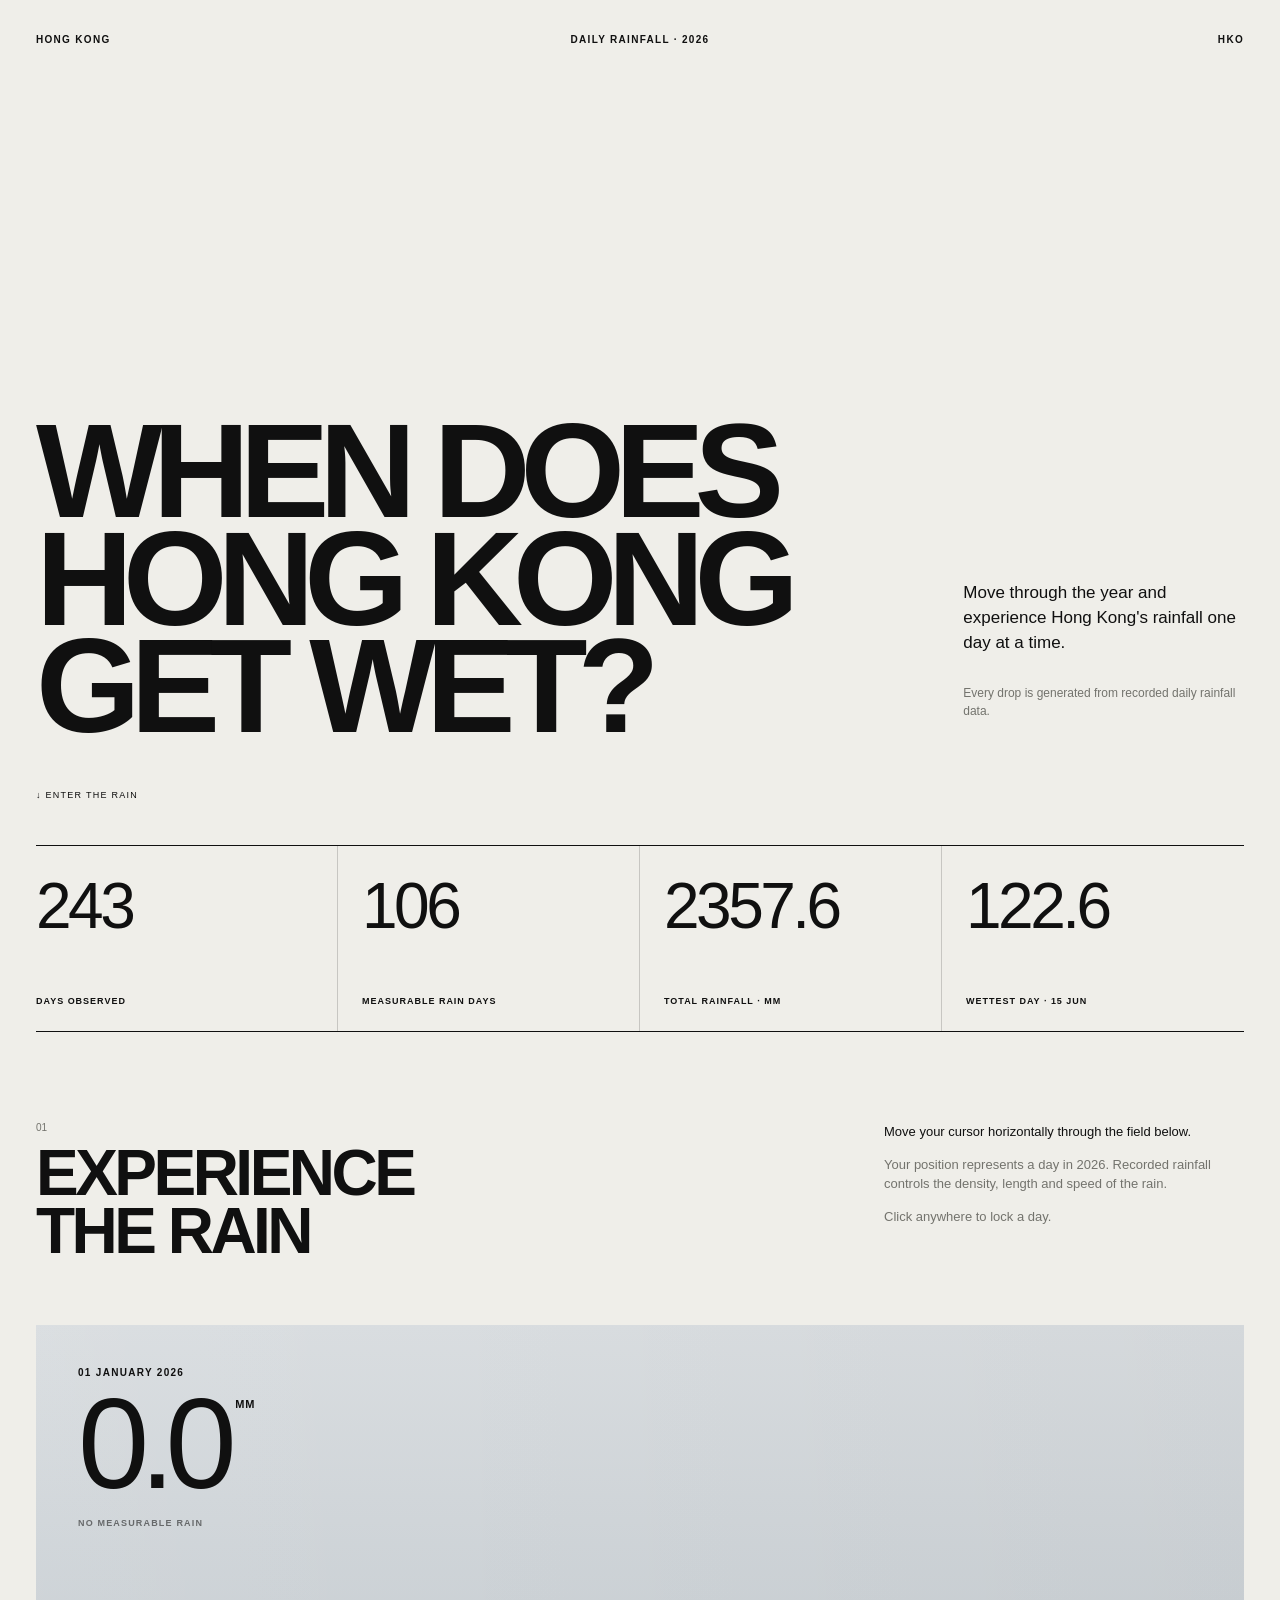
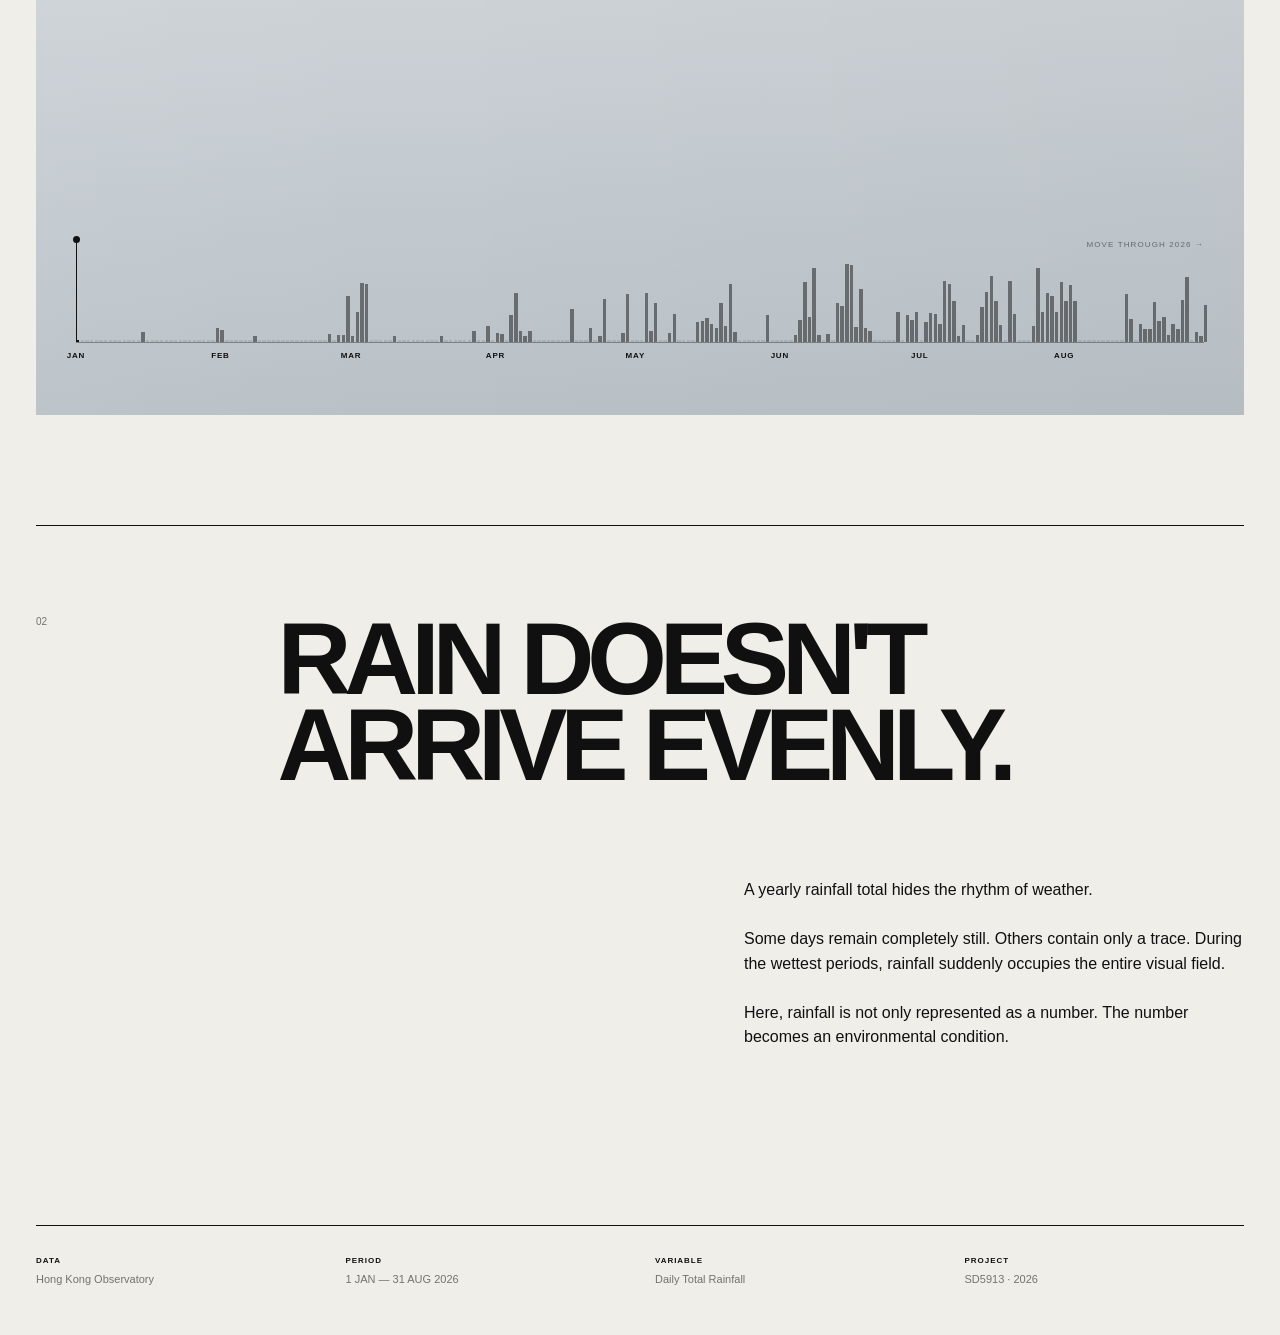
<file: index.html>
<!DOCTYPE html>
<html lang="en">

<head>
  <meta charset="UTF-8">
  <meta name="viewport" content="width=device-width, initial-scale=1.0">

  <title>When Does Hong Kong Get Wet?</title>

  <link rel="stylesheet" href="style.css">
</head>


<body>

<main>

  <!-- ==================================================
       HERO
  =================================================== -->

  <section class="hero">

    <div class="topline">

      <span>HONG KONG</span>

      <span>
        DAILY RAINFALL · 2026
      </span>

      <span>
        HKO
      </span>

    </div>


    <div class="hero-main">

      <h1>
        WHEN DOES<br>
        HONG KONG<br>
        GET WET?
      </h1>


      <div class="hero-copy">

        <p>
          Move through the year and experience
          Hong Kong's rainfall one day at a time.
        </p>

        <p class="small">
          Every drop is generated from recorded
          daily rainfall data.
        </p>

      </div>

    </div>


    <div class="scroll-note">
      ↓ ENTER THE RAIN
    </div>

  </section>



  <!-- ==================================================
       DATA SUMMARY
  =================================================== -->

  <section class="summary">

    <article>
      <div class="summary-number" id="daysObserved">
        —
      </div>

      <div class="summary-label">
        DAYS OBSERVED
      </div>
    </article>


    <article>
      <div class="summary-number" id="rainDays">
        —
      </div>

      <div class="summary-label">
        MEASURABLE RAIN DAYS
      </div>
    </article>


    <article>
      <div class="summary-number" id="totalRain">
        —
      </div>

      <div class="summary-label">
        TOTAL RAINFALL · MM
      </div>
    </article>


    <article>
      <div class="summary-number" id="wettestRain">
        —
      </div>

      <div class="summary-label">
        WETTEST DAY ·
        <span id="wettestDate">—</span>
      </div>
    </article>

  </section>



  <!-- ==================================================
       INTERACTIVE RAIN
  =================================================== -->

  <section class="experience-section">

    <div class="section-heading">

      <div>
        <div class="section-index">01</div>

        <h2>
          EXPERIENCE<br>
          THE RAIN
        </h2>
      </div>


      <div class="section-copy">

        <p>
          Move your cursor horizontally through
          the field below.
        </p>

        <p>
          Your position represents a day in 2026.
          Recorded rainfall controls the density,
          length and speed of the rain.
        </p>

        <p>
          Click anywhere to lock a day.
        </p>

      </div>

    </div>



    <!-- THE ACTUAL INTERACTIVE AREA -->

    <div id="rainExperience">

      <canvas id="rainCanvas"></canvas>


      <!-- current reading -->

      <div class="rain-readout">

        <div id="activeDate" class="active-date">
          MOVE THROUGH THE YEAR
        </div>


        <div class="amount-row">

          <span id="activeRain">
            0.0
          </span>

          <span class="unit">
            MM
          </span>

        </div>


        <div id="rainCondition" class="condition">
          MOVE LEFT ↔ RIGHT
        </div>

      </div>



      <!-- lock indicator -->

      <button
        id="unlockButton"
        class="unlock-button"
        type="button"
        hidden
      >
        UNLOCK DAY ×
      </button>



      <!-- timeline -->

      <div class="timeline-wrapper">

        <div class="timeline-message">
          MOVE THROUGH 2026 →
        </div>

        <div id="timeline">

          <div
            id="timelineCursor"
            class="timeline-cursor"
          ></div>

        </div>

        <div
          id="monthLabels"
          class="month-labels"
        ></div>

      </div>

    </div>

  </section>



  <!-- ==================================================
       EXPLANATION
  =================================================== -->

  <section class="meaning">

    <div class="section-index">
      02
    </div>


    <div class="meaning-content">

      <h2>
        RAIN DOESN'T<br>
        ARRIVE EVENLY.
      </h2>


      <div class="meaning-text">

        <p>
          A yearly rainfall total hides the rhythm
          of weather.
        </p>

        <p>
          Some days remain completely still.
          Others contain only a trace. During the
          wettest periods, rainfall suddenly
          occupies the entire visual field.
        </p>

        <p>
          Here, rainfall is not only represented
          as a number. The number becomes an
          environmental condition.
        </p>

      </div>

    </div>

  </section>



  <!-- ==================================================
       FOOTER
  =================================================== -->

  <footer>

    <div>
      <strong>DATA</strong>
      <span>Hong Kong Observatory</span>
    </div>

    <div>
      <strong>PERIOD</strong>
      <span id="period">
        2026
      </span>
    </div>

    <div>
      <strong>VARIABLE</strong>
      <span>
        Daily Total Rainfall
      </span>
    </div>

    <div>
      <strong>PROJECT</strong>
      <span>
        SD5913 · 2026
      </span>
    </div>

  </footer>

</main>


<script src="script.js"></script>

</body>

</html>
</file>
<file: style.css>
/* =========================================================
   WHEN DOES HONG KONG GET WET?
   Interactive Rainfall Visualization
========================================================= */


:root {
  --paper: #efeee9;
  --ink: #101010;
  --muted: #73736d;
  --line: rgba(16, 16, 16, 0.18);

  --sky-top: #d9dde0;
  --sky-bottom: #b9c1c7;
}


* {
  box-sizing: border-box;
}


html {
  scroll-behavior: smooth;
}


body {
  margin: 0;

  background: var(--paper);
  color: var(--ink);

  font-family:
    Arial,
    Helvetica,
    sans-serif;

  -webkit-font-smoothing: antialiased;
}


main {
  width: min(
    1500px,
    calc(100% - 72px)
  );

  margin: 0 auto;
}



/* =========================================================
   HERO
========================================================= */


.hero {
  min-height: 94vh;

  padding:
    34px
    0
    45px;

  display: flex;
  flex-direction: column;

  border-bottom:
    1px solid var(--ink);
}


.topline {
  display: grid;

  grid-template-columns:
    1fr
    1fr
    1fr;

  font-size: 10px;

  font-weight: 700;

  letter-spacing: 0.13em;
}


.topline span:nth-child(2) {
  text-align: center;
}


.topline span:last-child {
  text-align: right;
}


.hero-main {
  flex: 1;

  display: grid;

  grid-template-columns:
    minmax(0, 2.5fr)
    minmax(250px, 0.8fr);

  align-items: end;

  gap: 50px;
}


.hero h1 {
  margin: 100px 0 0;

  font-size:
    clamp(
      72px,
      10.5vw,
      170px
    );

  line-height: 0.80;

  letter-spacing: -0.075em;

  font-weight: 800;
}


.hero-copy {
  max-width: 350px;

  margin-left: auto;

  padding-bottom: 8px;

  font-size: 17px;

  line-height: 1.45;
}


.hero-copy .small {
  margin-top: 30px;

  color: var(--muted);

  font-size: 12px;
}


.scroll-note {
  margin-top: 50px;

  font-size: 9px;

  letter-spacing: 0.14em;
}



/* =========================================================
   SUMMARY
========================================================= */


.summary {
  display: grid;

  grid-template-columns:
    repeat(4, 1fr);

  border-bottom:
    1px solid var(--ink);
}


.summary article {
  min-height: 185px;

  padding:
    28px
    24px
    25px;

  display: flex;

  flex-direction: column;

  justify-content: space-between;

  border-right:
    1px solid var(--line);
}


.summary article:first-child {
  padding-left: 0;
}


.summary article:last-child {
  border-right: 0;
}


.summary-number {
  font-size:
    clamp(
      43px,
      5vw,
      75px
    );

  line-height: 1;

  letter-spacing: -0.055em;
}


.summary-label {
  font-size: 9px;

  font-weight: 700;

  letter-spacing: 0.11em;
}



/* =========================================================
   EXPERIENCE SECTION
========================================================= */


.experience-section {
  padding:
    90px
    0
    110px;

  border-bottom:
    1px solid var(--ink);
}


.section-heading {
  display: grid;

  grid-template-columns:
    2fr
    1fr;

  gap: 50px;

  margin-bottom: 65px;
}


.section-index {
  margin-bottom: 12px;

  color: var(--muted);

  font-size: 10px;
}


.section-heading h2 {
  margin: 0;

  font-size:
    clamp(
      42px,
      5vw,
      75px
    );

  line-height: 0.9;

  letter-spacing: -0.055em;
}


.section-copy {
  max-width: 360px;

  margin-left: auto;

  font-size: 13px;

  line-height: 1.5;

  color: var(--muted);
}


.section-copy p:first-child {
  margin-top: 0;

  color: var(--ink);
}



/* =========================================================
   RAIN EXPERIENCE
========================================================= */


#rainExperience {
  position: relative;

  width: 100%;

  height: 690px;

  overflow: hidden;

  background:
    linear-gradient(
      180deg,
      var(--sky-top) 0%,
      var(--sky-bottom) 100%
    );

  cursor: crosshair;

  user-select: none;

  touch-action: pan-y;
}


/* subtle atmospheric grain */

#rainExperience::after {
  content: "";

  position: absolute;

  inset: 0;

  pointer-events: none;

  background:
    linear-gradient(
      90deg,
      rgba(255,255,255,0.05),
      transparent 30%,
      rgba(0,0,0,0.025)
    );

  z-index: 2;
}


#rainCanvas {
  position: absolute;

  inset: 0;

  width: 100%;
  height: 100%;

  z-index: 1;

  pointer-events: none;
}



/* =========================================================
   CURRENT VALUE
========================================================= */


.rain-readout {
  position: absolute;

  top: 42px;
  left: 42px;

  z-index: 5;

  pointer-events: none;
}


.active-date {
  margin-bottom: 16px;

  font-size: 10px;

  font-weight: 700;

  letter-spacing: 0.13em;
}


.amount-row {
  display: flex;

  align-items: flex-start;

  gap: 8px;
}


#activeRain {
  font-size:
    clamp(
      90px,
      10vw,
      155px
    );

  line-height: 0.78;

  letter-spacing: -0.075em;

  font-weight: 500;
}


.unit {
  margin-top: 4px;

  font-size: 11px;

  font-weight: 700;

  letter-spacing: 0.08em;
}


.condition {
  margin-top: 24px;

  font-size: 9px;

  font-weight: 700;

  letter-spacing: 0.13em;

  opacity: 0.55;
}



/* =========================================================
   UNLOCK
========================================================= */


.unlock-button {
  position: absolute;

  top: 38px;
  right: 38px;

  z-index: 10;

  border: 1px solid
    rgba(0,0,0,0.35);

  background: transparent;

  padding:
    11px
    14px;

  color: var(--ink);

  font-family: inherit;

  font-size: 9px;

  letter-spacing: 0.12em;

  cursor: pointer;
}


.unlock-button:hover {
  background: var(--ink);

  color: white;
}



/* =========================================================
   TIMELINE
========================================================= */


.timeline-wrapper {
  position: absolute;

  left: 40px;
  right: 40px;

  bottom: 42px;

  z-index: 8;
}


.timeline-message {
  margin-bottom: 12px;

  text-align: right;

  font-size: 8px;

  letter-spacing: 0.14em;

  opacity: 0.5;
}


#timeline {
  position: relative;

  width: 100%;

  height: 82px;

  border-bottom:
    1px solid
    rgba(0,0,0,0.35);
}


.timeline-bar {
  position: absolute;

  bottom: 0;

  min-width: 1px;

  background:
    rgba(0,0,0,0.45);

  transform-origin: bottom;

  pointer-events: none;
}


.timeline-bar.zero {
  height: 2px !important;

  opacity: 0.22;
}


.timeline-bar.active {
  background: #111;

  opacity: 1;
}


.timeline-cursor {
  position: absolute;

  left: 0;

  bottom: 0;

  width: 1px;

  height: 102px;

  background: #111;

  pointer-events: none;

  z-index: 5;
}


.timeline-cursor::before {
  content: "";

  position: absolute;

  top: -4px;
  left: -3px;

  width: 7px;
  height: 7px;

  border-radius: 50%;

  background: #111;
}


.month-labels {
  position: relative;

  height: 30px;
}


.month-label {
  position: absolute;

  top: 8px;

  transform:
    translateX(-50%);

  font-size: 8px;

  font-weight: 700;

  letter-spacing: 0.1em;
}



/* =========================================================
   LOCKED STATE
========================================================= */


#rainExperience.locked {
  cursor: default;
}


#rainExperience.locked
.timeline-cursor::before {
  width: 9px;
  height: 9px;

  top: -5px;
  left: -4px;
}



/* =========================================================
   MEANING
========================================================= */


.meaning {
  min-height: 700px;

  padding:
    90px
    0
    120px;

  display: grid;

  grid-template-columns:
    1fr
    4fr;

  border-bottom:
    1px solid var(--ink);
}


.meaning-content h2 {
  margin: 0 0 90px;

  font-size:
    clamp(
      65px,
      8vw,
      125px
    );

  line-height: 0.84;

  letter-spacing: -0.07em;
}


.meaning-text {
  width: min(
    500px,
    100%
  );

  margin-left: auto;

  font-size: 16px;

  line-height: 1.55;
}


.meaning-text p {
  margin:
    0
    0
    24px;
}



/* =========================================================
   FOOTER
========================================================= */


footer {
  display: grid;

  grid-template-columns:
    repeat(4, 1fr);

  gap: 30px;

  padding:
    30px
    0
    50px;
}


footer div {
  display: flex;

  flex-direction: column;

  gap: 8px;
}


footer strong {
  font-size: 8px;

  letter-spacing: 0.12em;
}


footer span {
  color: var(--muted);

  font-size: 11px;
}



/* =========================================================
   RESPONSIVE
========================================================= */


@media (max-width: 850px) {

  main {
    width:
      calc(100% - 32px);
  }


  .hero-main {
    grid-template-columns: 1fr;
  }


  .hero h1 {
    margin-top: 90px;
  }


  .hero-copy {
    margin:
      45px
      0
      0;
  }


  .summary {
    grid-template-columns:
      1fr
      1fr;
  }


  .summary article:nth-child(2) {
    border-right: 0;
  }


  .section-heading {
    grid-template-columns: 1fr;

    gap: 35px;
  }


  .section-copy {
    margin-left: 0;
  }


  #rainExperience {
    height: 600px;
  }


  .rain-readout {
    top: 28px;
    left: 24px;
  }


  .timeline-wrapper {
    left: 20px;
    right: 20px;
  }


  .unlock-button {
    top: 20px;
    right: 20px;
  }


  .meaning {
    grid-template-columns: 1fr;

    gap: 40px;
  }


  .meaning-text {
    margin-left: 0;
  }


  footer {
    grid-template-columns:
      1fr
      1fr;
  }

}
</file>
